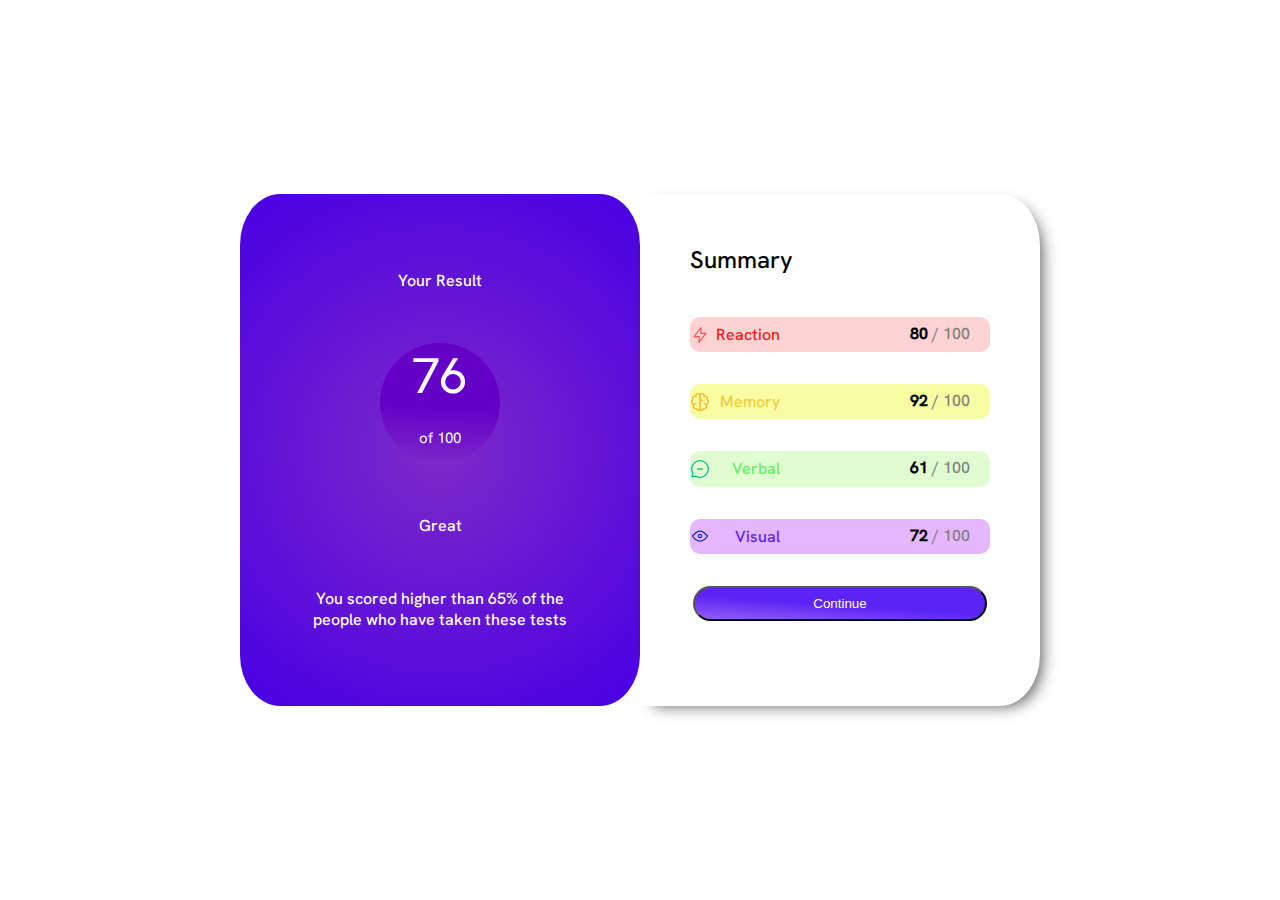
<file: index.html>
<!DOCTYPE html>
<html lang="en">
  <head>
    <meta charset="UTF-8" />
    <meta name="viewport" content="width=device-width, initial-scale=1.0" />
    <!-- displays site properly based on user's device -->

    <link
      rel="icon"
      type="image/png"
      sizes="32x32"
      href="./assets/images/favicon-32x32.png"
    />
    <link rel="stylesheet" href="style.css" />
    <title>Frontend Mentor | Results summary component</title>

    <!-- Feel free to remove these styles or customise in your own stylesheet 👍 -->
    <style>
      .attribution {
        font-size: 11px;
        text-align: center;
      }
      .attribution a {
        color: hsl(228, 45%, 44%);
      }
    </style>
  </head>
  <body>
    <main>
      <div class="left-section block">
        <span class="left-heading block"> Your Result </span>
        <span class="total-score block">
          76 <span class="out-off block"> of 100 </span>
        </span>
        <span class="sub-heading block"> Great </span>
        <span class="comments block">
          You scored higher than 65% of the people who have taken these tests
        </span>
      </div>
      <div class="right-section">
        <div class="right-heading">Summary</div>
        <ul class="summary-cards">
          <li>
            <span class="icon-title red"
              ><img src="./assets/images/icon-reaction.svg" alt="" />
              Reaction</span>
             <span class="score"><strong style="color: black;"> 80 </strong> / 100
          </span>
          </li>
          <li>
            <span class="icon-title yellow"
              ><img src="./assets/images/icon-memory.svg" alt="" />
               Memory </span
            > <span class="score"><strong style="color: black;"> 92</strong> / 100</span>
          </li>
          <li>
            <span class="icon-title green">
              <img src="./assets/images/icon-verbal.svg" alt="" /> Verbal </span
            ><span class="score"><strong  style="color: black;"> 61 </strong> / 100 </span>
          </li>
          <li>
            <span class="icon-title purple"
              ><img src="./assets/images/icon-visual.svg" alt="" />
              Visual </span
            ><span class="score"><strong style="color: black;"> 72 </strong> / 100</span>
          </li>
        </ul>
        <button class="continue">Continue</button>
      </div>
    </main>
  </body>
</html>
</file>
<file: style.css>
*{
    box-sizing: border-box;
    margin: 0;
    padding: 0;
}
@font-face {
    font-family: 'text';
    src: url(./assets/fonts/HankenGrotesk-VariableFont_wght.ttf);
}
@font-face {
    font-family: 'paragraph';
    src: url(./assets/fonts/static/HankenGrotesk-Medium.ttf);
}
body{
    display: flex;
    justify-content: center;
    align-items: center;
    flex-direction: column;
    font-family: 'paragraph';
    height: 100vh;
}
main{
    min-height: 40em;
    min-width: 20em;
    width: 50em;
    /* border: 1px solid black; */
    display: flex;
    align-items: center;
    padding: 0px;
}
    .block{
        display:flex;
        flex-direction: column;
    }
.left-section{
    text-align: center;
    /* border: 3px solid black ; */
    height: 80%;
    width: 50%;
    padding: 50px;
    border-radius: 10%;
    color: white;
    background: rgb(122,39,201);
    background: radial-gradient(circle, rgba(122,39,201,1) 6%, rgba(74,0,227,1) 97%); 
    /* margin-left: 5rem; */
 }

.comments{
    text-align: center;
    width: 90%;
    margin: auto;   
    font-family: 'paragraph';
}
.sub-heading{
    margin: auto;
}
.left-heading{
    margin: auto;
}
.total-score{
    font-size: 50px;
    /* border: 2px solid black; */
    border-radius: 60px;
    height: 120px;
    width: 120px;
    background: rgb(101,0,198);
    background: linear-gradient(184deg, rgba(101,0,198,1) 53%, rgba(122,39,201,1) 97%); 
    font-family: 'text';
    margin: auto;
}
.out-off{
    font-size: 15px;
    margin-top: 20px;
}


/* right card styling  */
.right-section{
    text-align: center;
    /* border: 3px solid black ; */
    border-width: 3px 3px 3px 0px;
    height: 80%;
    width: 50%;
    padding: 50px;
    border-radius: 0 10% 10% 0;
    box-shadow: 8px 6px 15px -6px rgba(0,0,0,0.64);
}
.right-heading{
    /* height: 3rem; */
    font-size: x-large;
    /* border: 1px solid black ; */
    /* padding: 1px; */
    text-align: left;
}

.summary-cards{
    width: 100%;
    margin-top:10px;

}
.summary-cards li{
    margin-top: 2em;
    list-style: none;
    height: 2.2rem;
    display: flex;
    border-radius: 10px;
    /* border: 1px solid black; */
    justify-content:space-between ;
}
.summary-cards{
    width:100%;
    /* border: 1px solid black; */
    display: flex;
    flex-direction: column;
    /* align-items: center; */

}
.icon-title{
    margin-right: 50px;
    /* margin-top: 10px; */
    /* border: 1px solid black;  */
    display: inline-flex;
    width: 90px;   
    justify-content: space-between;
    align-items: center;
    /* margin-top: 10px; */
}
.score{
    /* border: 1px solid black; */
    width: 100px;
    height: 30px;
    text-align: center;
    margin-top: 6px;
    color: grey;
}
.continue{
    margin-top: 2rem;
    background: rgb(91, 35, 245);
    background: linear-gradient(184deg, rgb(91, 35, 245) 53%, rgb(142, 90, 245) 97%); 
    width: 22em;
    height: 2.2rem;
    color: white;
    border-radius: 400px;
    cursor: pointer;
}
.red{
    color: rgb(243, 26, 26);
    text-align: center;
}
.green{
    color: rgb(102, 238, 102);
}
.yellow{
    color: rgb(238, 205, 61);
}
.purple{
    color: #5b23f5;
}

.summary-cards li:nth-child(1){
    background-color:rgb(253, 211, 211);
}
.summary-cards li:nth-child(3){
    background-color:rgb(223, 253, 208);
}
.summary-cards li:nth-child(2){
    background-color:rgb(250, 252, 163);
}
.summary-cards li:nth-child(4){
    background-color:rgb(229, 183, 255);
}


/* media queries start here */

@media (max-width:801px) {
    main{
        width: 45em;
    }
    .continue{
        width: 19em;
    }
}
@media (max-width:720px) {
    main{
        width: 40em;

    }
    .summary-cards li{
        font-size: 1rem;
    }
    .continue{
        width: 16em;
    }
    
}
@media (max-width:632px) {
    main{
        width: 35em;
        min-height:35em;
    }
    .summary-cards li{
        font-size: 0.7rem;
    }
    .continue{
        width: 14em;
    }
}
@media (max-width:562px) {
    main{
        width:30em;
        min-height: 30em;
    }
    .summary-cards li{
        font-size: 0.7rem;
        margin-top: 0.7rem;
        width: 14em;
    }
    .continue{
        width: 12em;
    }
}
@media (max-width:480px) {
    main{
        display: block;
        width: 25em;
        height: 60em;
        overflow: hidden;
    }
    .right-section{
        height: 50%;
        width: 100%;
        border-radius: 0px;
    }
    .left-section{
        height: 50%;
        width: 100%;
        border-radius: 0px;
        margin-top: 0px;
        border-radius: 0px 0px 20px 20px;
    }
    .summary-cards li{
        display:block;
        width: 100%;
        margin-top:1.5em;
        font-size: 1rem;
    }
    .continue{
        width: 22em;
        margin-top: 1.2em;
    }
}
@media (max-height:792px) {
    main{
        
    }
    .summary-cards li{
        height: 1.5em;
        width: 18em;
    }
    .continue{
        height: 3em;
    }
    .right-heading{
        margin-top:-1em;
    }
}
</file>
